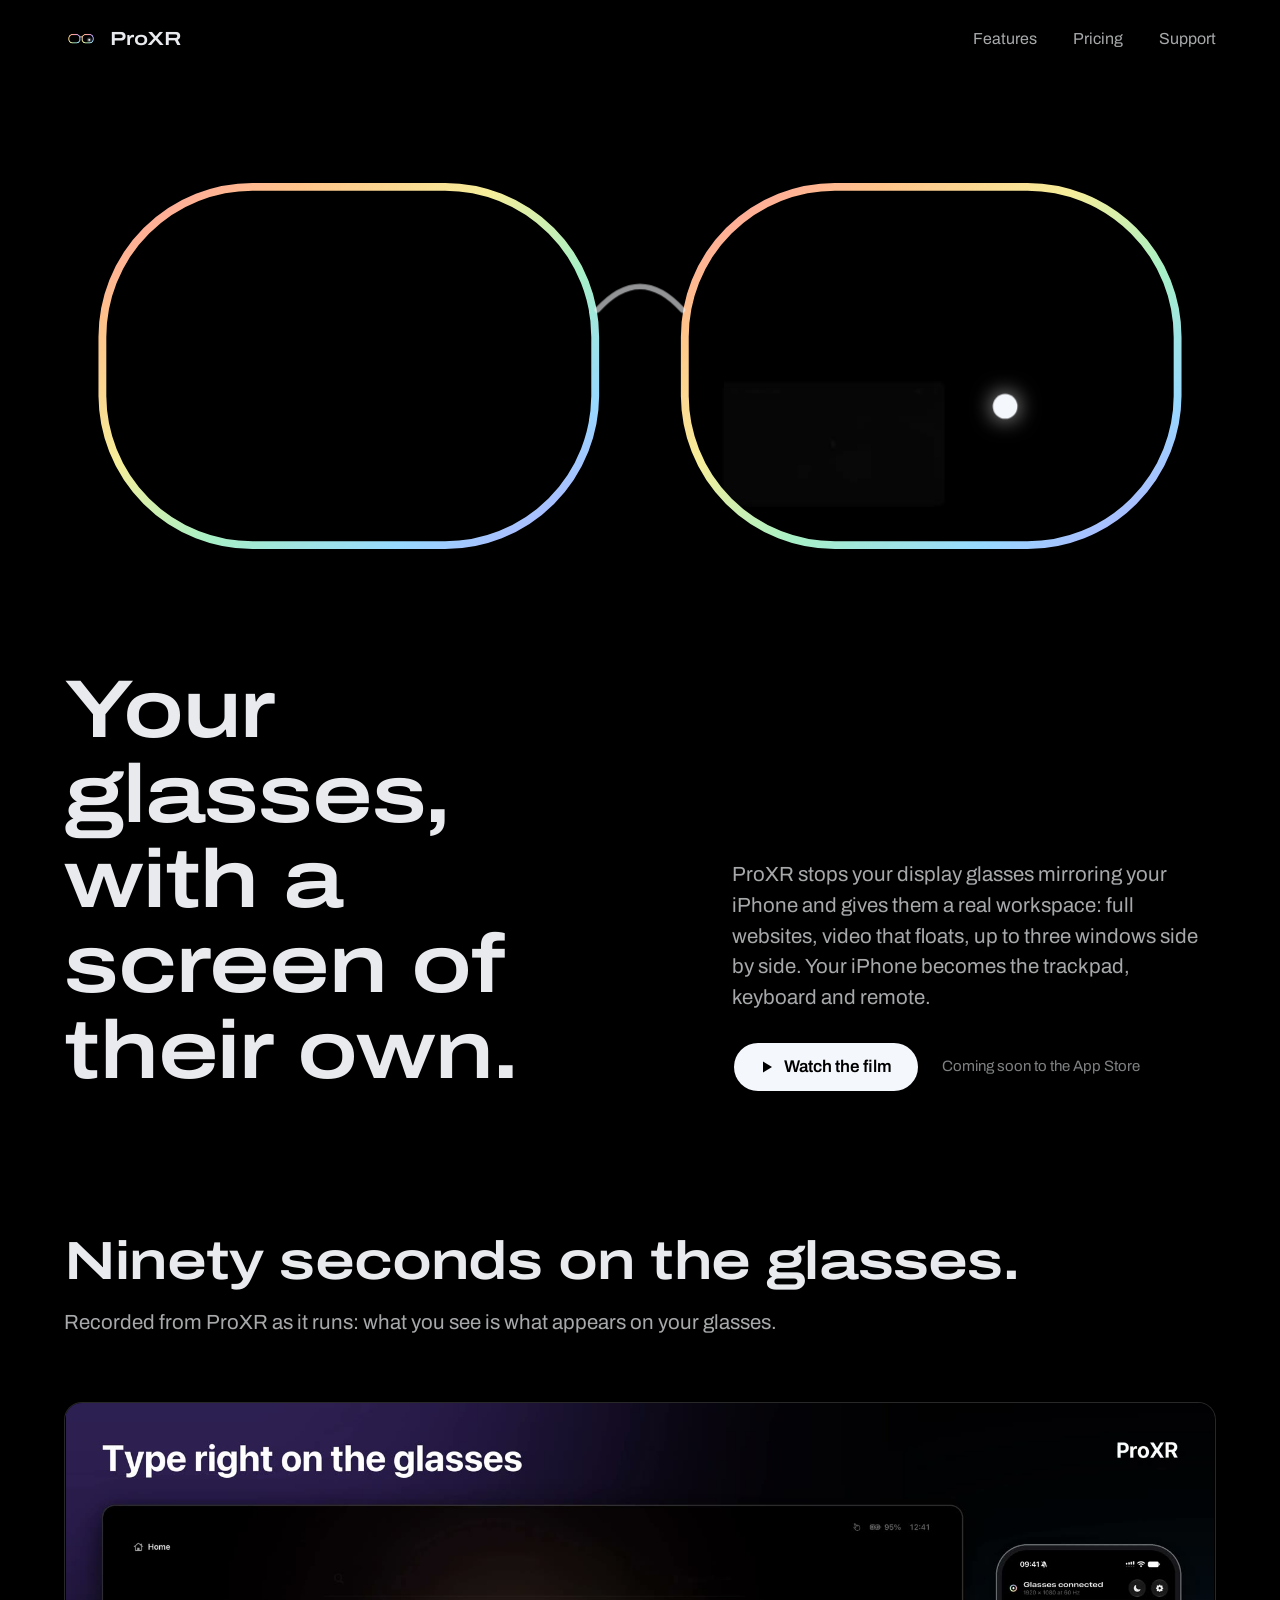
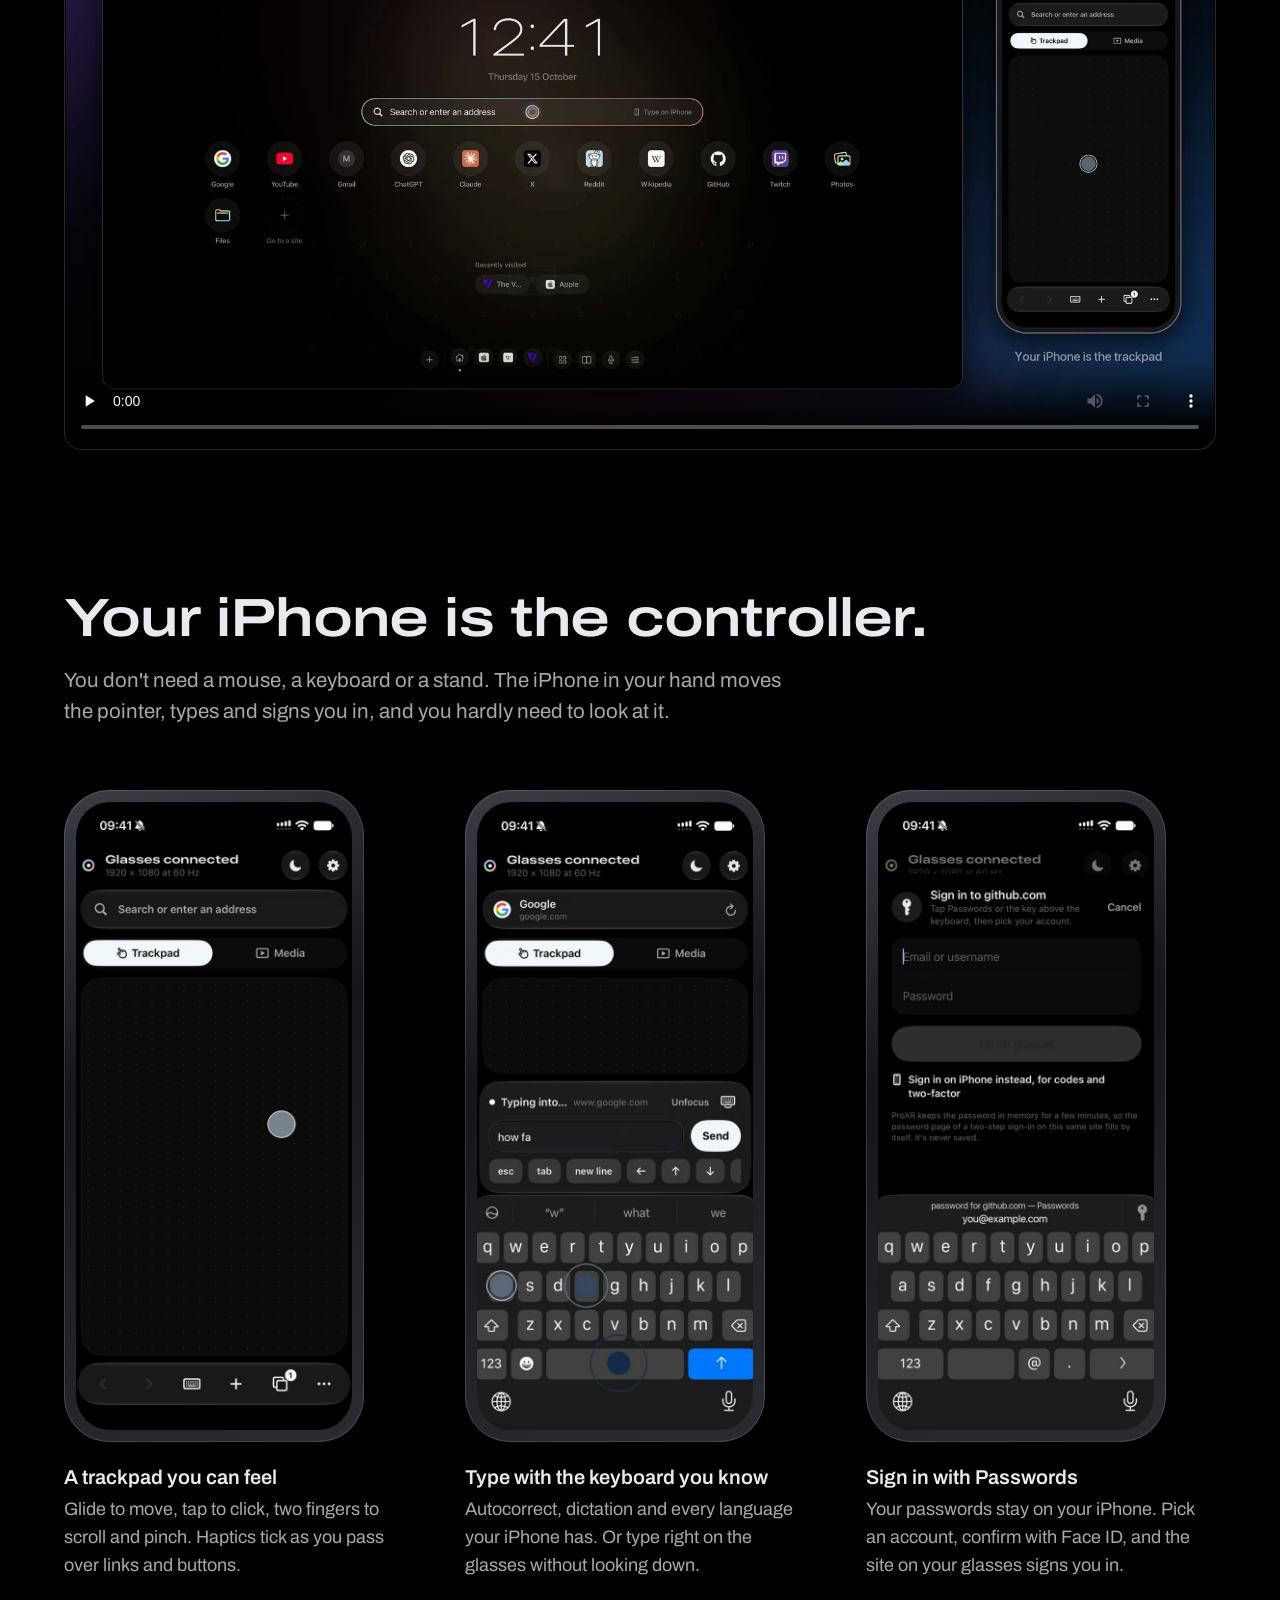
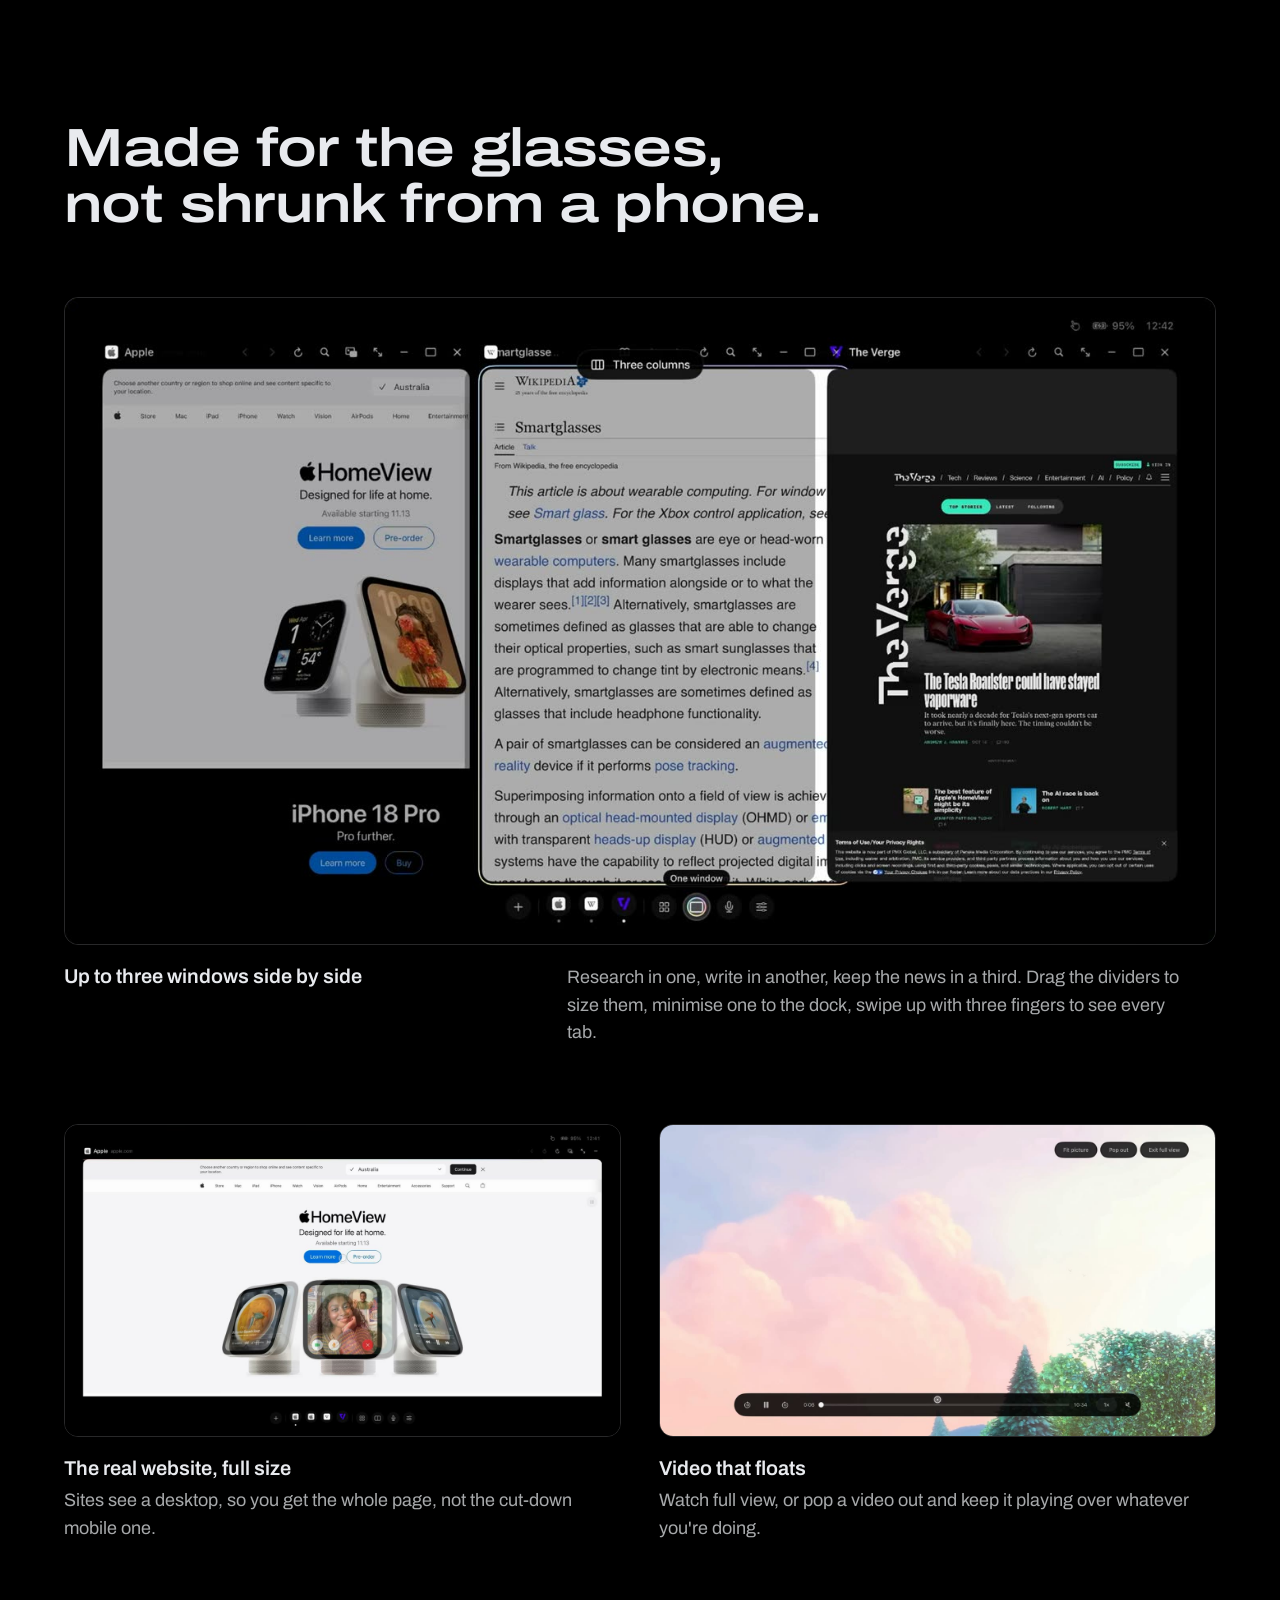
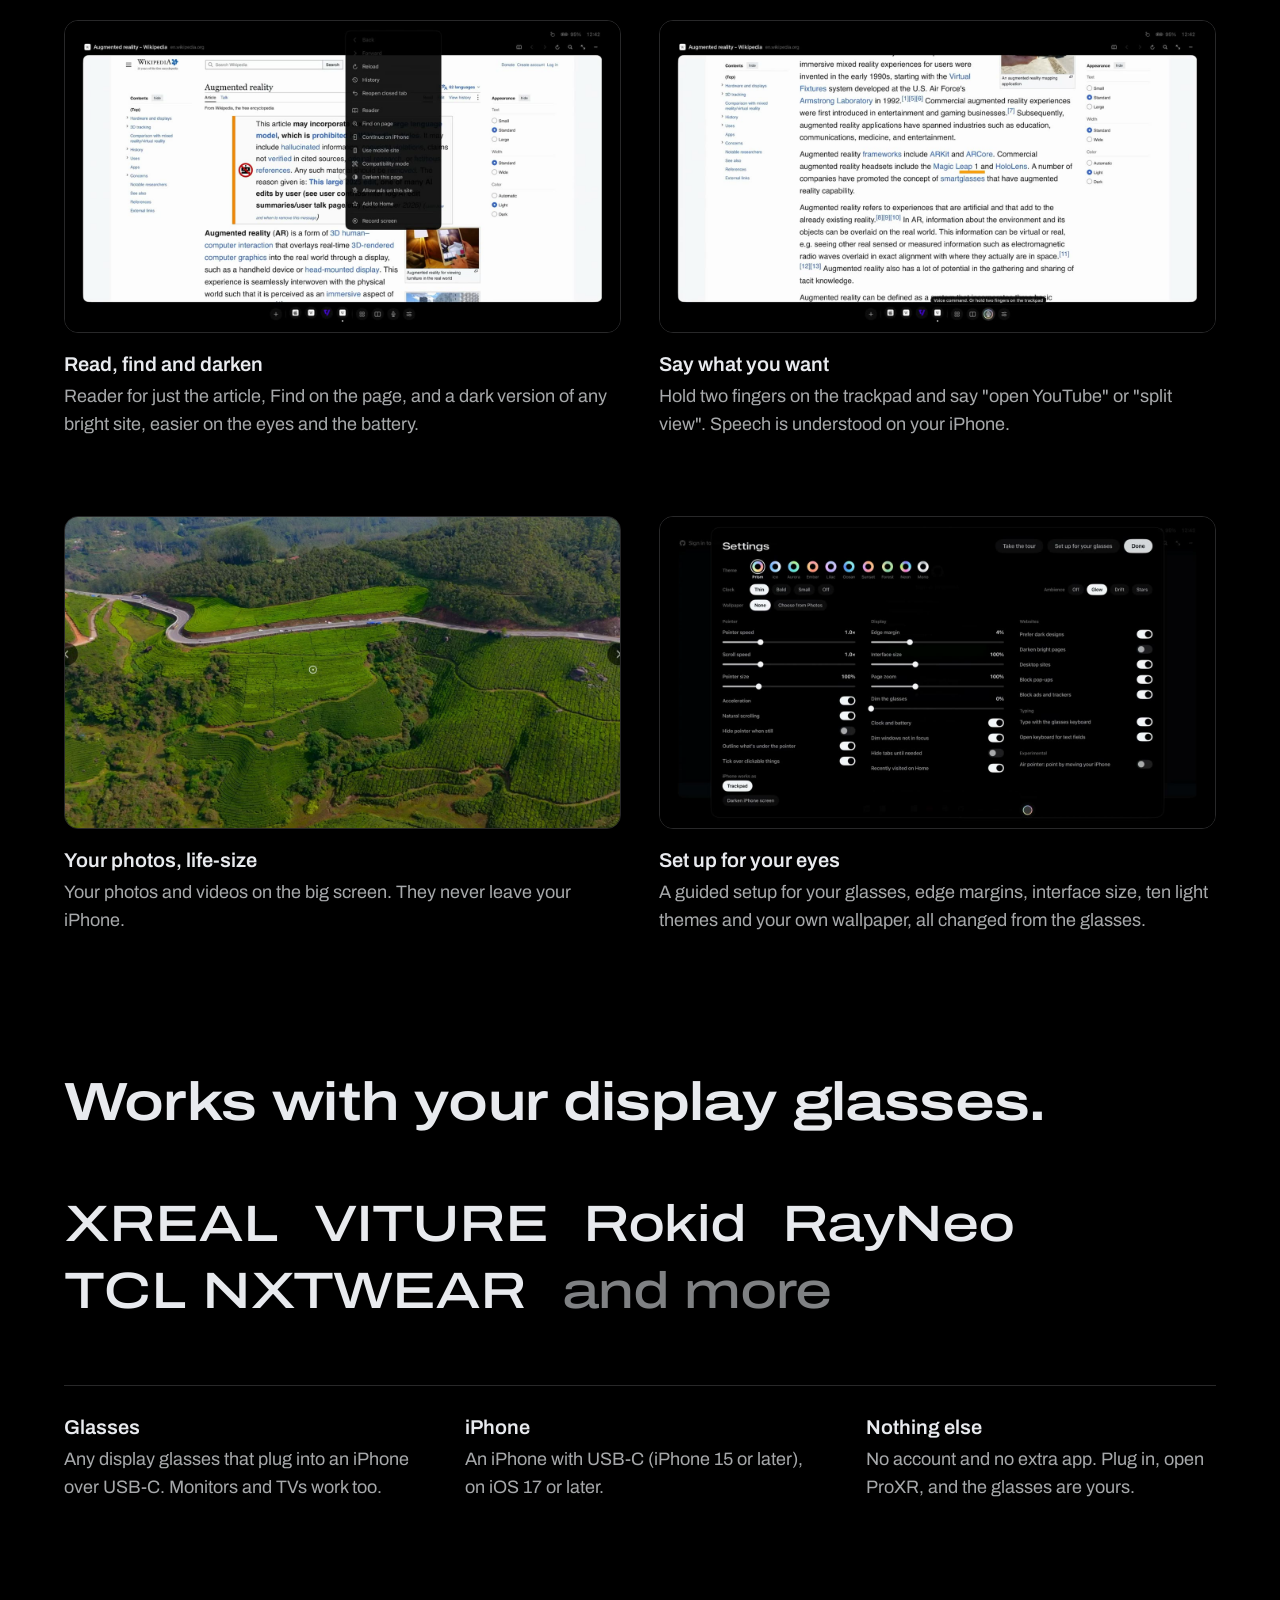
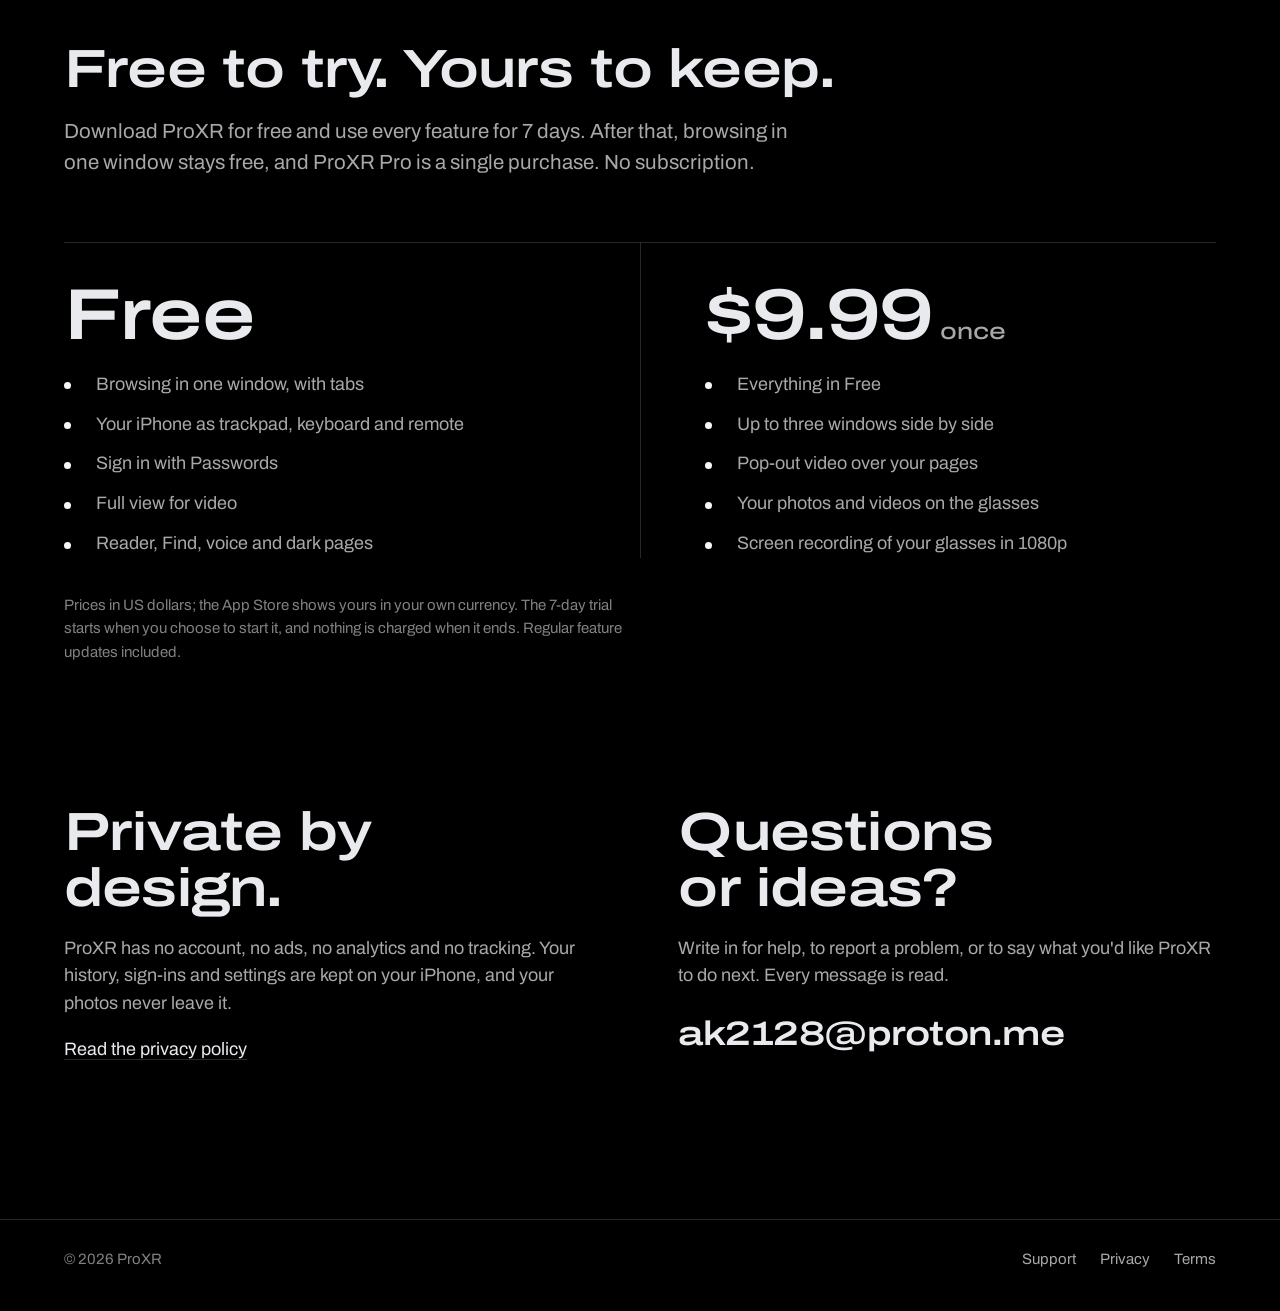
<file: index.html>
<!doctype html>
<html lang="en">
<head>
  <meta charset="utf-8">
  <meta name="viewport" content="width=device-width, initial-scale=1">
  <title>ProXR: a screen of their own for your display glasses</title>
  <meta name="description" content="ProXR turns display glasses into a workspace: real websites, video that floats, up to three windows side by side, with your iPhone as the trackpad and keyboard.">
  <meta name="theme-color" content="#000000">
  <meta property="og:title" content="ProXR">
  <meta property="og:description" content="Your glasses, with a screen of their own. Browse, watch and work on display glasses, with your iPhone as the trackpad.">
  <meta property="og:image" content="https://adityak2128.github.io/proxr-site/assets/film-poster.jpg">
  <meta property="og:type" content="website">
  <meta name="twitter:card" content="summary_large_image">
  <link rel="icon" href="assets/icon.png">
  <link rel="apple-touch-icon" href="assets/icon.png">
  <link rel="preconnect" href="https://fonts.googleapis.com">
  <link rel="preconnect" href="https://fonts.gstatic.com" crossorigin>
  <link href="https://fonts.googleapis.com/css2?family=Archivo:wdth,wght@62..125,100..900&display=swap" rel="stylesheet">
  <link rel="stylesheet" href="assets/site.css">
</head>
<body>
  <a class="skip" href="#main">Skip to content</a>

  <div class="wrap">
    <nav class="nav" aria-label="Main">
      <a class="brand" href="./"><img src="assets/icon.png" alt="" width="34" height="34">ProXR</a>
      <ul>
        <li class="optional"><a href="#features">Features</a></li>
        <li><a href="#pricing">Pricing</a></li>
        <li><a href="support.html">Support</a></li>
      </ul>
    </nav>
  </div>

  <main id="main">
    <section class="hero" aria-labelledby="hero-title">
      <div class="wrap">
        <div class="lenses">
          <img class="poster" src="assets/lens-poster.jpg" alt="">
          <video id="lens-video" autoplay muted loop playsinline preload="auto" poster="assets/lens-poster.jpg" aria-hidden="true">
            <source src="assets/lens-loop.mp4" type="video/mp4">
          </video>
          <svg class="rims" viewBox="0 0 1000 400" aria-hidden="true">
            <defs>
              <linearGradient id="prism-stroke" x1="0" y1="0" x2="1" y2="1">
                <stop offset="0" stop-color="#ff9aa2"/>
                <stop offset="0.2" stop-color="#ffc48a"/>
                <stop offset="0.4" stop-color="#f6ee9a"/>
                <stop offset="0.6" stop-color="#a8f0c6"/>
                <stop offset="0.8" stop-color="#97d9ff"/>
                <stop offset="1" stop-color="#b9a6ff"/>
              </linearGradient>
              <clipPath id="lens-clip" clipPathUnits="objectBoundingBox">
                <rect x="0.02" y="0.1" width="0.44" height="0.8" rx="0.134" ry="0.335"/>
                <rect x="0.54" y="0.1" width="0.44" height="0.8" rx="0.134" ry="0.335"/>
              </clipPath>
            </defs>
            <rect class="rim" pathLength="1" x="20" y="40" width="440" height="320" rx="134"/>
            <rect class="rim" pathLength="1" x="540" y="40" width="440" height="320" rx="134"/>
            <path class="bridge" d="M462 150 Q500 108 538 150"/>
            <circle class="dot" cx="826" cy="236" r="11"/>
          </svg>
        </div>

        <div class="hero-copy">
          <h1 id="hero-title" class="display">Your glasses, with a screen of their own.</h1>
          <div>
            <p class="lede">ProXR stops your display glasses mirroring your iPhone and gives them a real workspace: full websites, video that floats, up to three windows side by side. Your iPhone becomes the trackpad, keyboard and remote.</p>
            <div class="actions">
              <a class="button" href="#film">
                <svg viewBox="0 0 14 14" aria-hidden="true"><path d="M3 1.5v11l9-5.5z" fill="currentColor"/></svg>
                Watch the film
              </a>
              <span class="store-note">Coming soon to the App Store</span>
            </div>
          </div>
        </div>
      </div>
    </section>

    <section id="film" class="film" aria-labelledby="film-title">
      <div class="wrap">
        <header>
          <h2 id="film-title" class="display">Ninety seconds on the glasses.</h2>
          <p class="lede">Recorded from ProXR as it runs: what you see is what appears on your glasses.</p>
        </header>
        <video controls preload="none" playsinline poster="assets/film-poster.jpg">
          <source src="assets/proxr-film.mp4" type="video/mp4">
          Your browser can't play this video. <a href="assets/proxr-film.mp4">Download the film</a>.
        </video>
      </div>
    </section>

    <section id="iphone" aria-labelledby="iphone-title">
      <div class="wrap">
        <header>
          <h2 id="iphone-title" class="display">Your iPhone is the controller.</h2>
          <p class="lede">You don't need a mouse, a keyboard or a stand. The iPhone in your hand moves the pointer, types and signs you in, and you hardly need to look at it.</p>
        </header>
        <div class="phones">
          <figure>
            <div class="device"><img src="assets/phone-trackpad.jpg" alt="The iPhone as a trackpad, with glasses connected at 1920 by 1080." loading="lazy"></div>
            <figcaption>
              <h3>A trackpad you can feel</h3>
              <p class="quiet">Glide to move, tap to click, two fingers to scroll and pinch. Haptics tick as you pass over links and buttons.</p>
            </figcaption>
          </figure>
          <figure>
            <div class="device"><img src="assets/phone-typing.jpg" alt="Typing into a search box on the glasses with the iPhone's keyboard." loading="lazy"></div>
            <figcaption>
              <h3>Type with the keyboard you know</h3>
              <p class="quiet">Autocorrect, dictation and every language your iPhone has. Or type right on the glasses without looking down.</p>
            </figcaption>
          </figure>
          <figure>
            <div class="device"><img src="assets/phone-login.jpg" alt="Signing in to a website with a password from iPhone Passwords." loading="lazy"></div>
            <figcaption>
              <h3>Sign in with Passwords</h3>
              <p class="quiet">Your passwords stay on your iPhone. Pick an account, confirm with Face ID, and the site on your glasses signs you in.</p>
            </figcaption>
          </figure>
        </div>
      </div>
    </section>

    <section id="features" aria-labelledby="features-title">
      <div class="wrap">
        <header>
          <h2 id="features-title" class="display">Made for the glasses, not shrunk from a phone.</h2>
        </header>
        <div class="shots">
          <figure class="wide">
            <img src="assets/windows.jpg" alt="Three windows side by side on the glasses: Apple, Wikipedia and The Verge." loading="lazy">
            <figcaption>
              <h3>Up to three windows side by side</h3>
              <p class="quiet">Research in one, write in another, keep the news in a third. Drag the dividers to size them, minimise one to the dock, swipe up with three fingers to see every tab.</p>
            </figcaption>
          </figure>
          <figure>
            <img src="assets/desktop.jpg" alt="Apple's website at full desktop size on the glasses." loading="lazy">
            <figcaption>
              <h3>The real website, full size</h3>
              <p class="quiet">Sites see a desktop, so you get the whole page, not the cut-down mobile one.</p>
            </figcaption>
          </figure>
          <figure>
            <img src="assets/popout.jpg" alt="A video popped out in a floating window over a web page." loading="lazy">
            <figcaption>
              <h3>Video that floats</h3>
              <p class="quiet">Watch full view, or pop a video out and keep it playing over whatever you're doing.</p>
            </figcaption>
          </figure>
          <figure>
            <img src="assets/reader.jpg" alt="A Wikipedia article with the menu open on the glasses." loading="lazy">
            <figcaption>
              <h3>Read, find and darken</h3>
              <p class="quiet">Reader for just the article, Find on the page, and a dark version of any bright site, easier on the eyes and the battery.</p>
            </figcaption>
          </figure>
          <figure>
            <img src="assets/voice.jpg" alt="A voice command on the glasses opening YouTube in a new tab." loading="lazy">
            <figcaption>
              <h3>Say what you want</h3>
              <p class="quiet">Hold two fingers on the trackpad and say "open YouTube" or "split view". Speech is understood on your iPhone.</p>
            </figcaption>
          </figure>
          <figure>
            <img src="assets/photos.jpg" alt="A landscape photo from the iPhone's library, shown large on the glasses." loading="lazy">
            <figcaption>
              <h3>Your photos, life-size</h3>
              <p class="quiet">Your photos and videos on the big screen. They never leave your iPhone.</p>
            </figcaption>
          </figure>
          <figure>
            <img src="assets/settings.jpg" alt="ProXR's settings on the glasses: themes, pointer, display and websites." loading="lazy">
            <figcaption>
              <h3>Set up for your eyes</h3>
              <p class="quiet">A guided setup for your glasses, edge margins, interface size, ten light themes and your own wallpaper, all changed from the glasses.</p>
            </figcaption>
          </figure>
        </div>
      </div>
    </section>

    <section id="glasses" aria-labelledby="glasses-title">
      <div class="wrap">
        <header>
          <h2 id="glasses-title" class="display">Works with your display glasses.</h2>
        </header>
        <ul class="brands" aria-label="Glasses ProXR works with">
          <li>XREAL</li>
          <li>VITURE</li>
          <li>Rokid</li>
          <li>RayNeo</li>
          <li>TCL NXTWEAR</li>
          <li>and more</li>
        </ul>
        <div class="needs">
          <div>
            <h3>Glasses</h3>
            <p class="quiet">Any display glasses that plug into an iPhone over USB-C. Monitors and TVs work too.</p>
          </div>
          <div>
            <h3>iPhone</h3>
            <p class="quiet">An iPhone with USB-C (iPhone 15 or later), on iOS 17 or later.</p>
          </div>
          <div>
            <h3>Nothing else</h3>
            <p class="quiet">No account and no extra app. Plug in, open ProXR, and the glasses are yours.</p>
          </div>
        </div>
      </div>
    </section>

    <section id="pricing" aria-labelledby="pricing-title">
      <div class="wrap">
        <header>
          <h2 id="pricing-title" class="display">Free to try. Yours to keep.</h2>
          <p class="lede">Download ProXR for free and use every feature for 7 days. After that, browsing in one window stays free, and ProXR Pro is a single purchase. No subscription.</p>
        </header>
        <div class="plans">
          <div class="plan">
            <div class="price">Free</div>
            <ul>
              <li>Browsing in one window, with tabs</li>
              <li>Your iPhone as trackpad, keyboard and remote</li>
              <li>Sign in with Passwords</li>
              <li>Full view for video</li>
              <li>Reader, Find, voice and dark pages</li>
            </ul>
          </div>
          <div class="plan">
            <div class="price">$9.99<small>once</small></div>
            <ul>
              <li>Everything in Free</li>
              <li>Up to three windows side by side</li>
              <li>Pop-out video over your pages</li>
              <li>Your photos and videos on the glasses</li>
              <li>Screen recording of your glasses in 1080p</li>
            </ul>
          </div>
        </div>
        <p class="small trial-note">Prices in US dollars; the App Store shows yours in your own currency. The 7-day trial starts when you choose to start it, and nothing is charged when it ends. Regular feature updates included.</p>
      </div>
    </section>

    <section id="contact" aria-labelledby="contact-title">
      <div class="wrap split">
        <div>
          <h2 class="display">Private by design.</h2>
          <p class="quiet">ProXR has no account, no ads, no analytics and no tracking. Your history, sign-ins and settings are kept on your iPhone, and your photos never leave it.</p>
          <p><a class="text-link" href="privacy.html">Read the privacy policy</a></p>
        </div>
        <div>
          <h2 id="contact-title" class="display">Questions or ideas?</h2>
          <p class="quiet">Write in for help, to report a problem, or to say what you'd like ProXR to do next. Every message is read.</p>
          <a class="mail" href="mailto:ak2128@proton.me?subject=ProXR">ak2128@proton.me</a>
        </div>
      </div>
    </section>
  </main>

  <footer>
    <div class="wrap">
      <span>© 2026 ProXR</span>
      <nav aria-label="Footer">
        <a href="support.html">Support</a>
        <a href="privacy.html">Privacy</a>
        <a href="terms.html">Terms</a>
      </nav>
    </div>
  </footer>

  <script>
    // With reduced motion, the lenses show a still picture instead of the loop.
    (function () {
      var video = document.getElementById("lens-video");
      if (!video) return;
      var still = window.matchMedia("(prefers-reduced-motion: reduce)");
      function apply() {
        if (still.matches) { video.pause(); video.removeAttribute("autoplay"); }
        else { var p = video.play(); if (p && p.catch) p.catch(function () {}); }
      }
      apply();
      if (still.addEventListener) still.addEventListener("change", apply);
    })();
  </script>
</body>
</html>
</file>
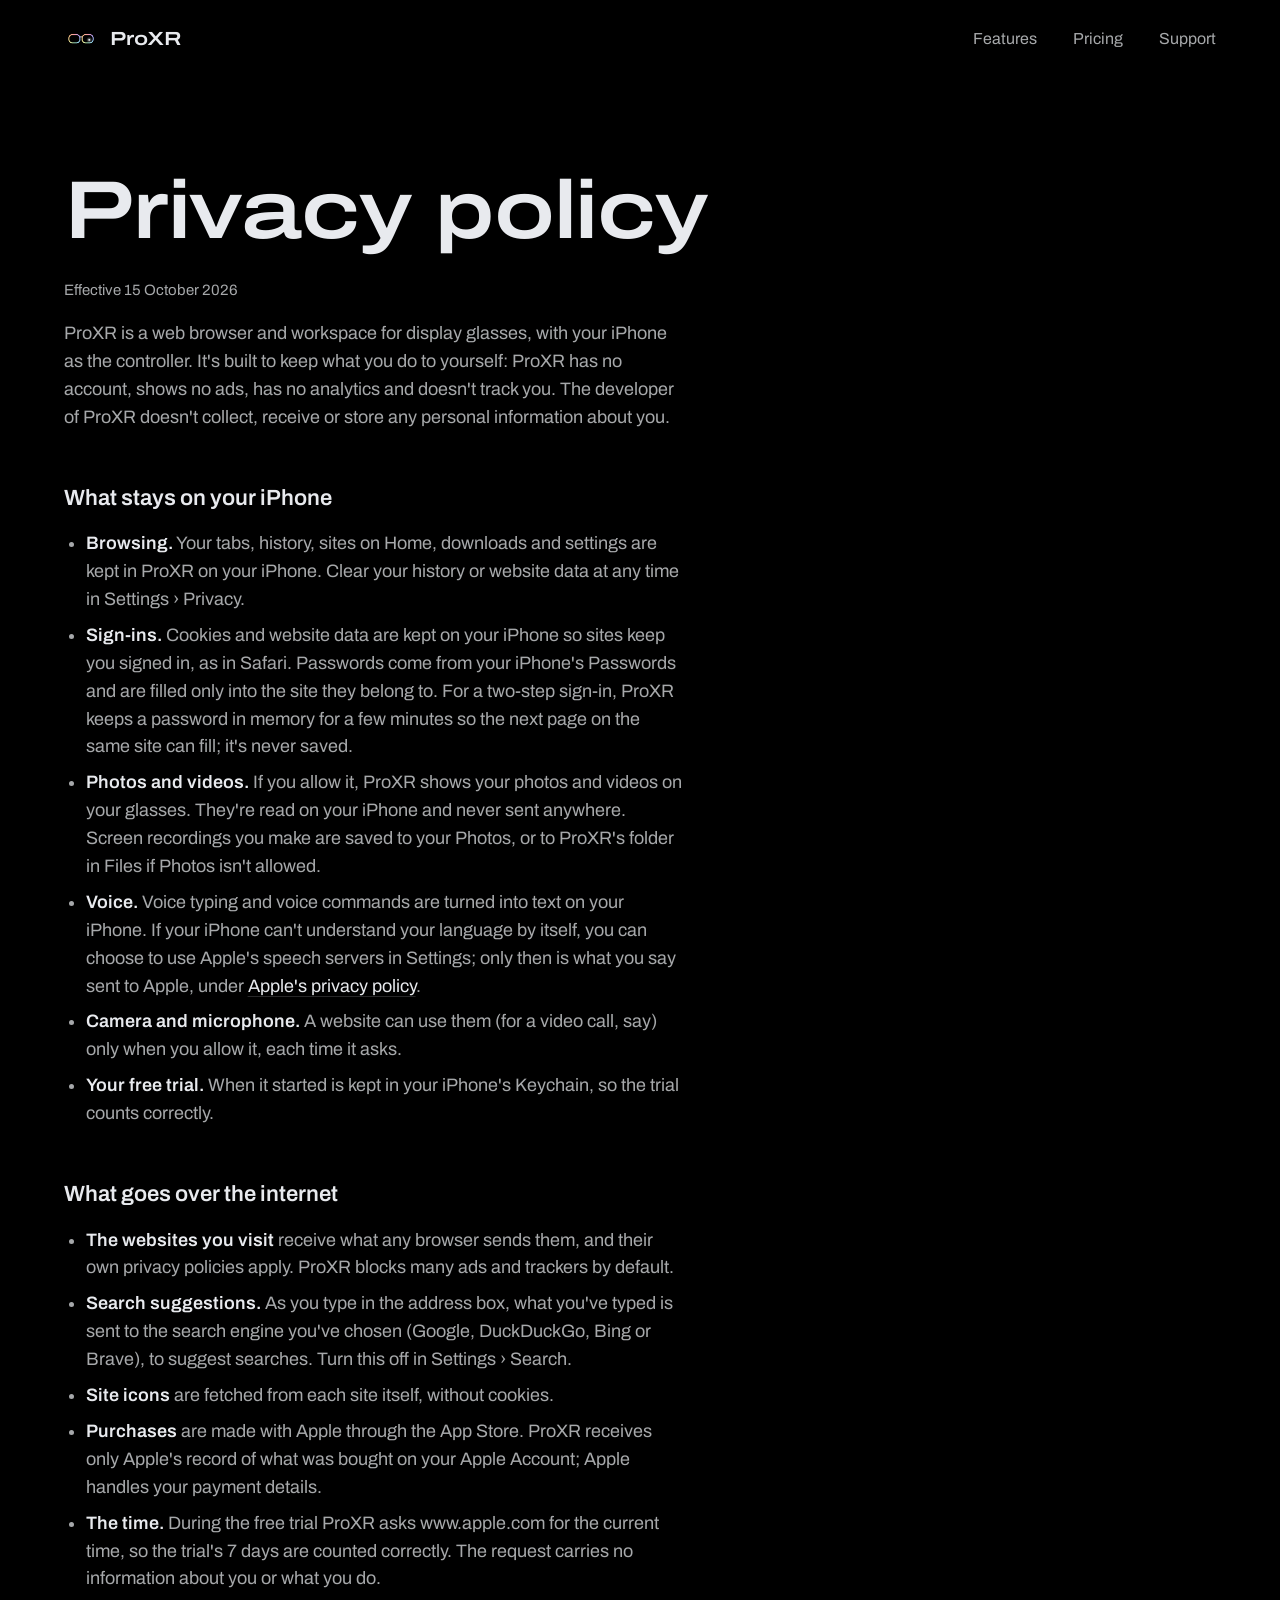
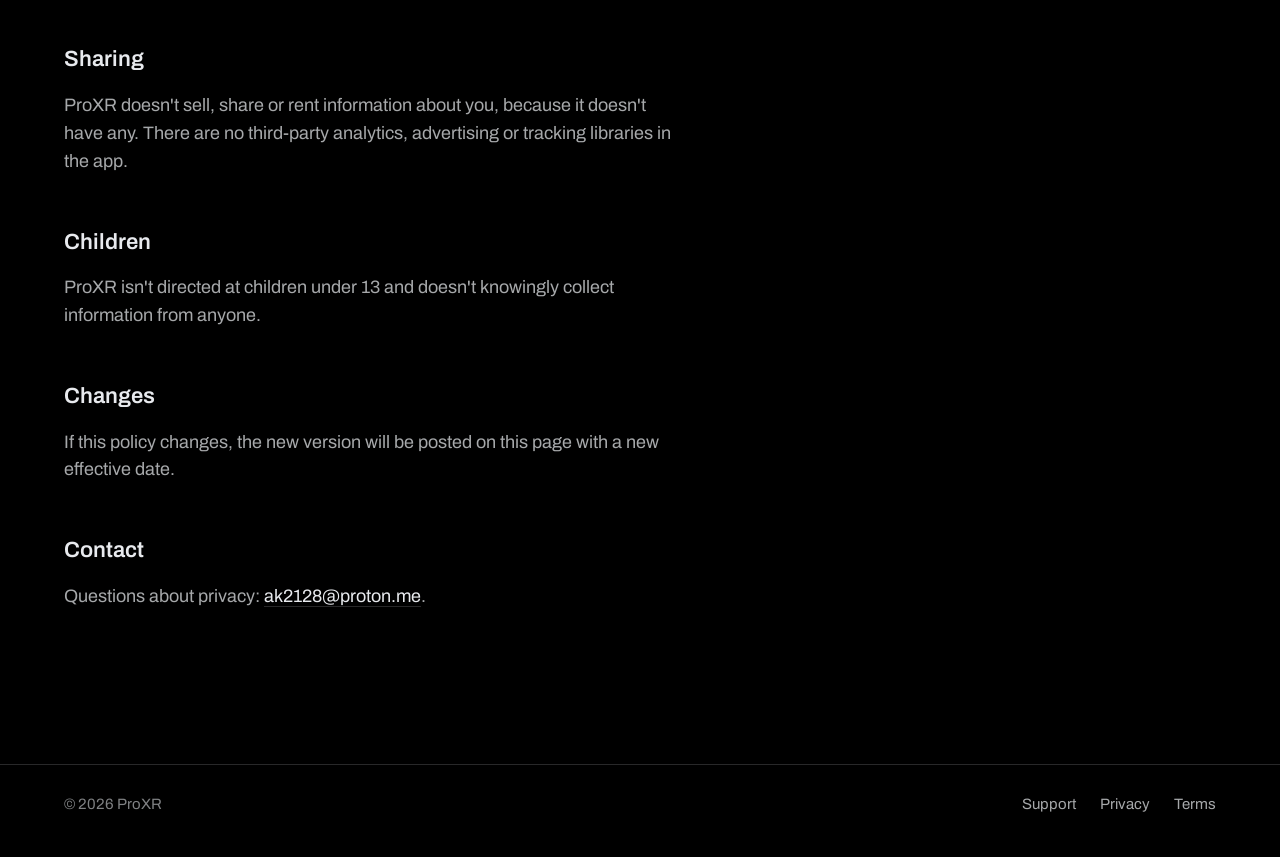
<file: privacy.html>
<!doctype html>
<html lang="en">
<head>
  <meta charset="utf-8">
  <meta name="viewport" content="width=device-width, initial-scale=1">
  <title>Privacy policy · ProXR</title>
  <meta name="description" content="ProXR has no account, no ads, no analytics and no tracking. What stays on your iPhone and what goes over the internet.">
  <meta name="theme-color" content="#000000">
  <link rel="icon" href="assets/icon.png">
  <link rel="apple-touch-icon" href="assets/icon.png">
  <link rel="preconnect" href="https://fonts.googleapis.com">
  <link rel="preconnect" href="https://fonts.gstatic.com" crossorigin>
  <link href="https://fonts.googleapis.com/css2?family=Archivo:wdth,wght@62..125,100..900&display=swap" rel="stylesheet">
  <link rel="stylesheet" href="assets/site.css">
</head>
<body>
  <a class="skip" href="#main">Skip to content</a>
  <div class="wrap">
    <nav class="nav" aria-label="Main">
      <a class="brand" href="./"><img src="assets/icon.png" alt="" width="34" height="34">ProXR</a>
      <ul>
        <li class="optional"><a href="./#features">Features</a></li>
        <li><a href="./#pricing">Pricing</a></li>
        <li><a href="support.html">Support</a></li>
      </ul>
    </nav>
  </div>
  <main id="main" class="doc">
    <div class="wrap">
      <article>
        <h1 class="display">Privacy policy</h1>
        <p class="small">Effective 15 October 2026</p>
        <p>ProXR is a web browser and workspace for display glasses, with your iPhone as the controller. It's built to keep what you do to yourself: ProXR has no account, shows no ads, has no analytics and doesn't track you. The developer of ProXR doesn't collect, receive or store any personal information about you.</p>

        <h2>What stays on your iPhone</h2>
        <ul>
          <li><strong>Browsing.</strong> Your tabs, history, sites on Home, downloads and settings are kept in ProXR on your iPhone. Clear your history or website data at any time in Settings › Privacy.</li>
          <li><strong>Sign-ins.</strong> Cookies and website data are kept on your iPhone so sites keep you signed in, as in Safari. Passwords come from your iPhone's Passwords and are filled only into the site they belong to. For a two-step sign-in, ProXR keeps a password in memory for a few minutes so the next page on the same site can fill; it's never saved.</li>
          <li><strong>Photos and videos.</strong> If you allow it, ProXR shows your photos and videos on your glasses. They're read on your iPhone and never sent anywhere. Screen recordings you make are saved to your Photos, or to ProXR's folder in Files if Photos isn't allowed.</li>
          <li><strong>Voice.</strong> Voice typing and voice commands are turned into text on your iPhone. If your iPhone can't understand your language by itself, you can choose to use Apple's speech servers in Settings; only then is what you say sent to Apple, under <a class="text-link" href="https://www.apple.com/legal/privacy/">Apple's privacy policy</a>.</li>
          <li><strong>Camera and microphone.</strong> A website can use them (for a video call, say) only when you allow it, each time it asks.</li>
          <li><strong>Your free trial.</strong> When it started is kept in your iPhone's Keychain, so the trial counts correctly.</li>
        </ul>

        <h2>What goes over the internet</h2>
        <ul>
          <li><strong>The websites you visit</strong> receive what any browser sends them, and their own privacy policies apply. ProXR blocks many ads and trackers by default.</li>
          <li><strong>Search suggestions.</strong> As you type in the address box, what you've typed is sent to the search engine you've chosen (Google, DuckDuckGo, Bing or Brave), to suggest searches. Turn this off in Settings › Search.</li>
          <li><strong>Site icons</strong> are fetched from each site itself, without cookies.</li>
          <li><strong>Purchases</strong> are made with Apple through the App Store. ProXR receives only Apple's record of what was bought on your Apple Account; Apple handles your payment details.</li>
          <li><strong>The time.</strong> During the free trial ProXR asks www.apple.com for the current time, so the trial's 7 days are counted correctly. The request carries no information about you or what you do.</li>
        </ul>

        <h2>Sharing</h2>
        <p>ProXR doesn't sell, share or rent information about you, because it doesn't have any. There are no third-party analytics, advertising or tracking libraries in the app.</p>

        <h2>Children</h2>
        <p>ProXR isn't directed at children under 13 and doesn't knowingly collect information from anyone.</p>

        <h2>Changes</h2>
        <p>If this policy changes, the new version will be posted on this page with a new effective date.</p>

        <h2>Contact</h2>
        <p>Questions about privacy: <a class="text-link" href="mailto:ak2128@proton.me?subject=ProXR">ak2128@proton.me</a>.</p>
      </article>
    </div>
  </main>
  <footer>
    <div class="wrap">
      <span>© 2026 ProXR</span>
      <nav aria-label="Footer">
        <a href="support.html">Support</a>
        <a href="privacy.html">Privacy</a>
        <a href="terms.html">Terms</a>
      </nav>
    </div>
  </footer>
</body>
</html>
</file>
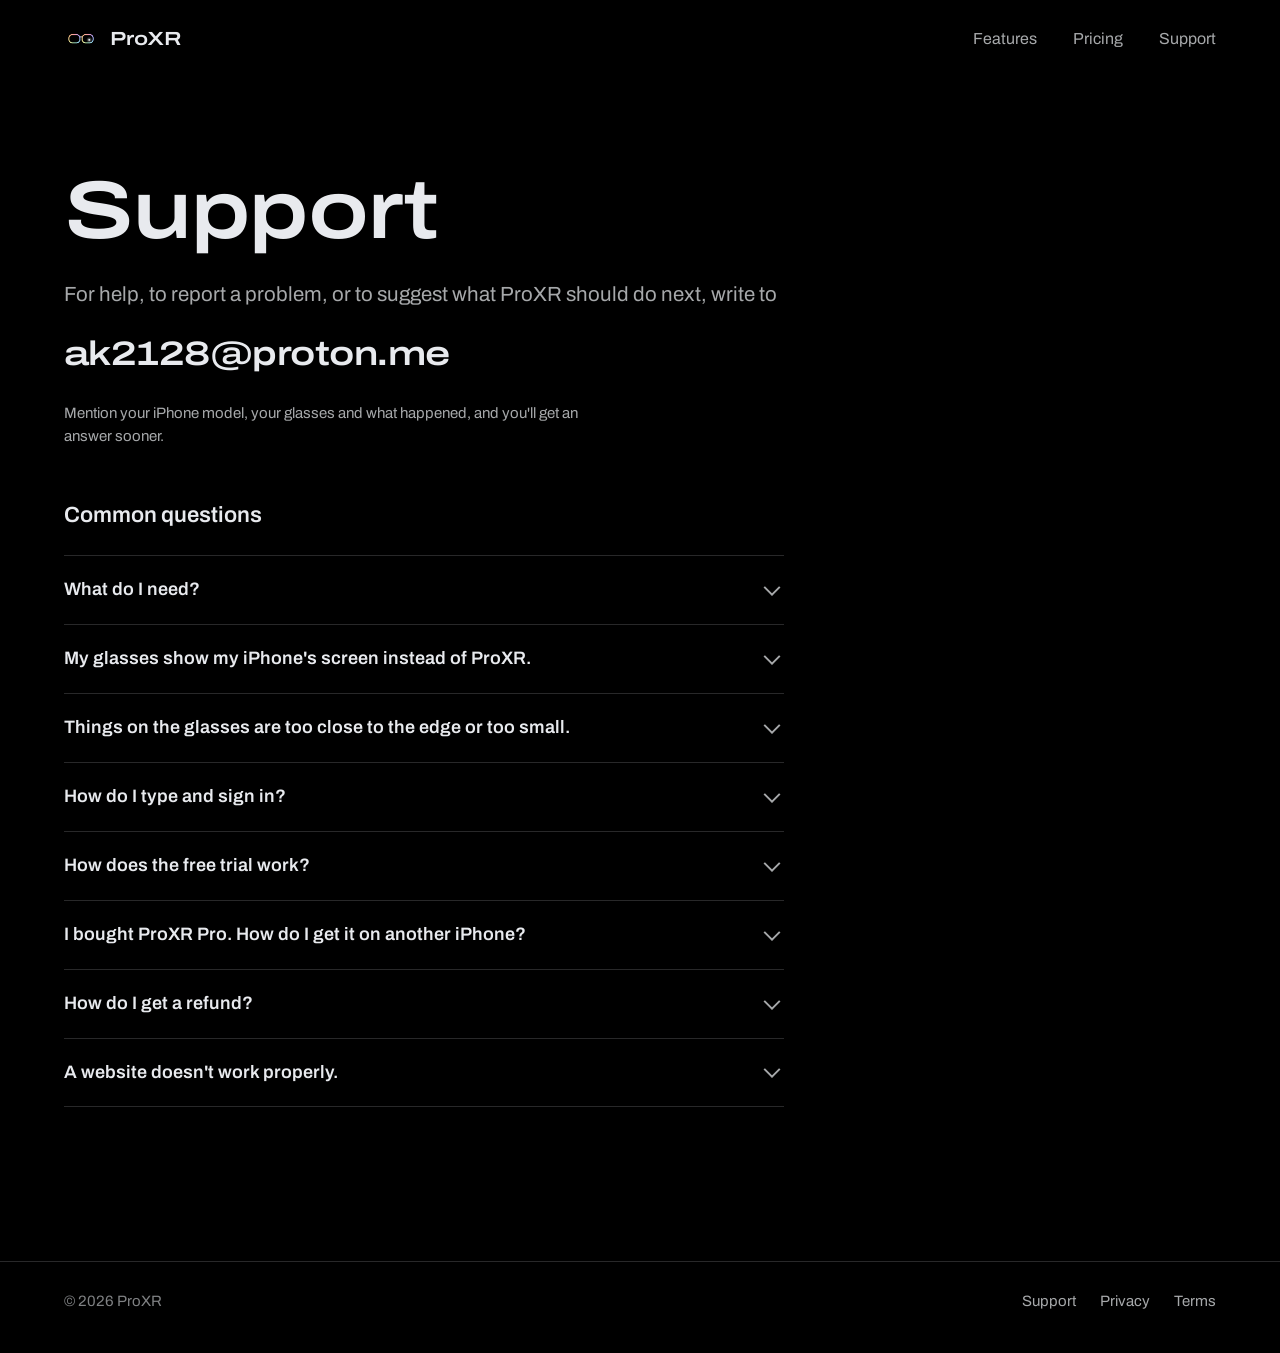
<file: support.html>
<!doctype html>
<html lang="en">
<head>
  <meta charset="utf-8">
  <meta name="viewport" content="width=device-width, initial-scale=1">
  <title>Support · ProXR</title>
  <meta name="description" content="Help with ProXR, and how to get in touch.">
  <meta name="theme-color" content="#000000">
  <link rel="icon" href="assets/icon.png">
  <link rel="apple-touch-icon" href="assets/icon.png">
  <link rel="preconnect" href="https://fonts.googleapis.com">
  <link rel="preconnect" href="https://fonts.gstatic.com" crossorigin>
  <link href="https://fonts.googleapis.com/css2?family=Archivo:wdth,wght@62..125,100..900&display=swap" rel="stylesheet">
  <link rel="stylesheet" href="assets/site.css">
</head>
<body>
  <a class="skip" href="#main">Skip to content</a>
  <div class="wrap">
    <nav class="nav" aria-label="Main">
      <a class="brand" href="./"><img src="assets/icon.png" alt="" width="34" height="34">ProXR</a>
      <ul>
        <li class="optional"><a href="./#features">Features</a></li>
        <li><a href="./#pricing">Pricing</a></li>
        <li><a href="support.html" aria-current="page">Support</a></li>
      </ul>
    </nav>
  </div>
  <main id="main" class="doc">
    <div class="wrap">
      <article>
        <h1 class="display">Support</h1>
        <p class="lede">For help, to report a problem, or to suggest what ProXR should do next, write to</p>
        <a class="mail" href="mailto:ak2128@proton.me?subject=ProXR%20support">ak2128@proton.me</a>
        <p class="small">Mention your iPhone model, your glasses and what happened, and you'll get an answer sooner.</p>

        <h2>Common questions</h2>
        <div class="faq">
          <details>
            <summary>What do I need?</summary>
            <div><p>An iPhone with USB-C (iPhone 15 or later) on iOS 17 or later, and display glasses that plug into it over USB-C, such as XREAL, VITURE, Rokid, RayNeo or TCL NXTWEAR. Monitors and TVs work too.</p></div>
          </details>
          <details>
            <summary>My glasses show my iPhone's screen instead of ProXR.</summary>
            <div><p>Keep ProXR open on your iPhone while you wear your glasses. If your iPhone locks or you switch to another app, the glasses go back to mirroring until you come back. To save battery without locking, use Blackout (the moon button): your iPhone's screen goes dark but keeps working as the trackpad.</p><p>If it still mirrors, unplug the glasses and plug them in again with ProXR open.</p></div>
          </details>
          <details>
            <summary>Things on the glasses are too close to the edge or too small.</summary>
            <div><p>Open Settings › Set up for your glasses, or change Edge margin and Interface size in Settings. Both can also be changed on the glasses: swipe down with three fingers.</p></div>
          </details>
          <details>
            <summary>How do I type and sign in?</summary>
            <div><p>Click a text field on the glasses and type with your iPhone's keyboard, or on the keyboard that appears on the glasses. To sign in, tap Passwords above the iPhone's keyboard and pick your account; ProXR fills it into the site on your glasses.</p></div>
          </details>
          <details>
            <summary>How does the free trial work?</summary>
            <div><p>ProXR is free to download. Start the 7-day free trial and every feature is yours for a week. When it ends, browsing in one window stays free, and more windows, pop-out video, Photos and screen recording need ProXR Pro, a one-time purchase. Nothing is charged automatically and there's no subscription.</p></div>
          </details>
          <details>
            <summary>I bought ProXR Pro. How do I get it on another iPhone?</summary>
            <div><p>Sign in with the same Apple Account, then open Settings › ProXR Pro › Restore purchases.</p></div>
          </details>
          <details>
            <summary>How do I get a refund?</summary>
            <div><p>Purchases are made through Apple, so refunds are too: go to <a class="text-link" href="https://reportaproblem.apple.com">reportaproblem.apple.com</a>, or write and we'll point you the right way.</p></div>
          </details>
          <details>
            <summary>A website doesn't work properly.</summary>
            <div><p>Open the site's menu on the glasses (two-finger tap) and choose Compatibility mode: the site then loads as it would in Safari. Please write and say which site it was, so it can be fixed.</p></div>
          </details>
        </div>
      </article>
    </div>
  </main>
  <footer>
    <div class="wrap">
      <span>© 2026 ProXR</span>
      <nav aria-label="Footer">
        <a href="support.html">Support</a>
        <a href="privacy.html">Privacy</a>
        <a href="terms.html">Terms</a>
      </nav>
    </div>
  </footer>
</body>
</html>
</file>
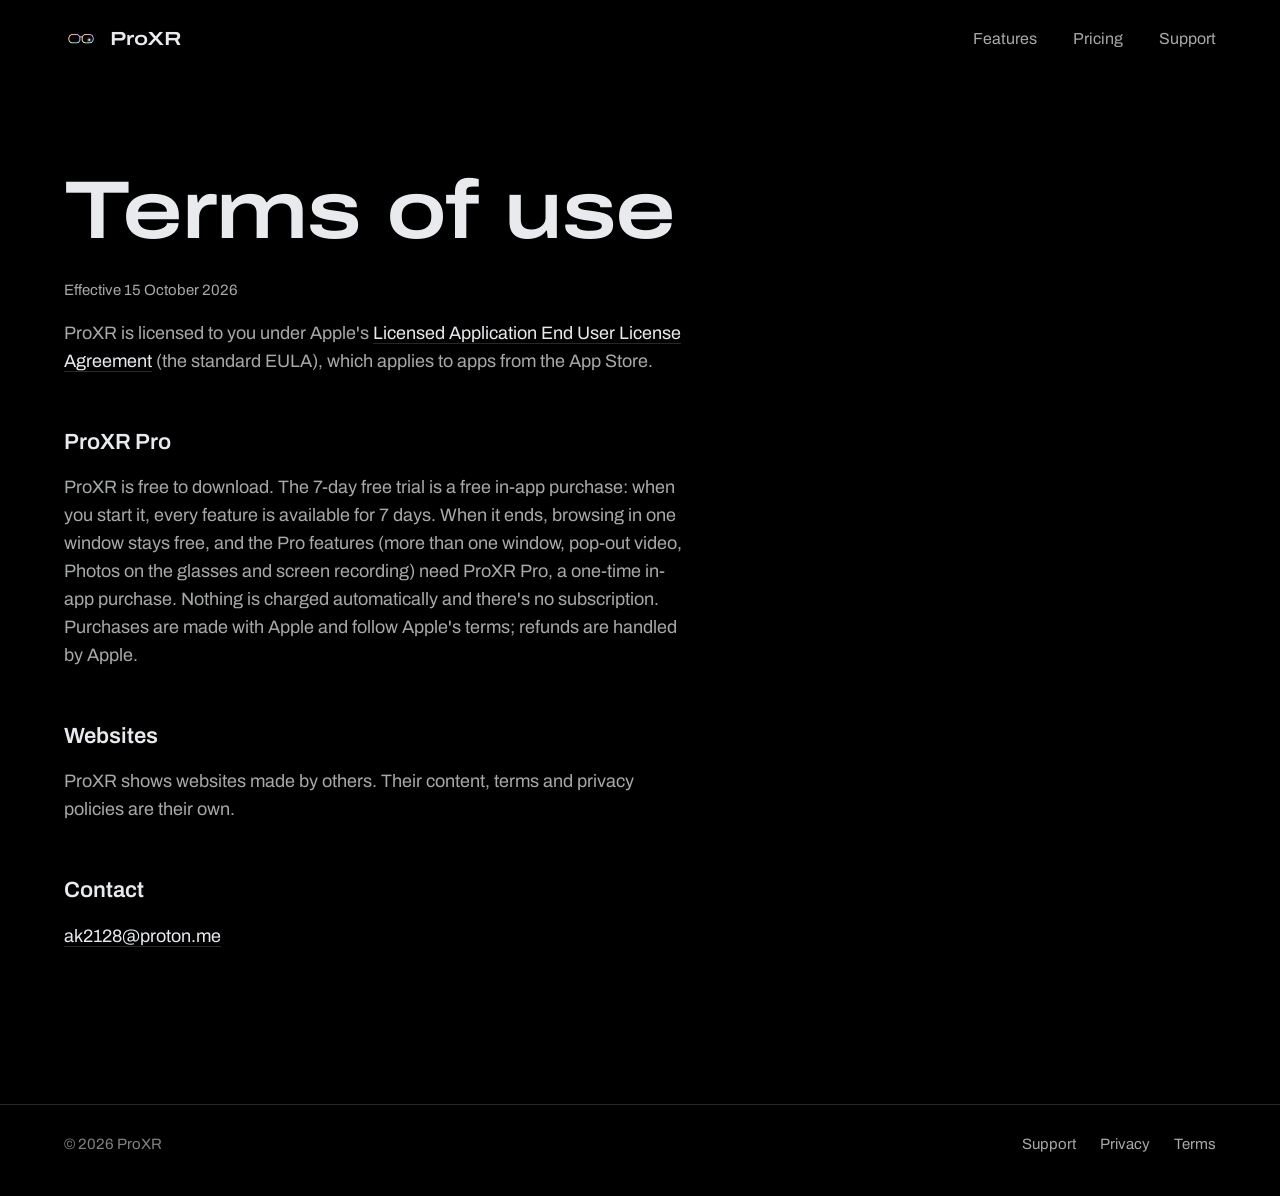
<file: terms.html>
<!doctype html>
<html lang="en">
<head>
  <meta charset="utf-8">
  <meta name="viewport" content="width=device-width, initial-scale=1">
  <title>Terms of use · ProXR</title>
  <meta name="description" content="ProXR's terms of use and ProXR Pro.">
  <meta name="theme-color" content="#000000">
  <link rel="icon" href="assets/icon.png">
  <link rel="apple-touch-icon" href="assets/icon.png">
  <link rel="preconnect" href="https://fonts.googleapis.com">
  <link rel="preconnect" href="https://fonts.gstatic.com" crossorigin>
  <link href="https://fonts.googleapis.com/css2?family=Archivo:wdth,wght@62..125,100..900&display=swap" rel="stylesheet">
  <link rel="stylesheet" href="assets/site.css">
</head>
<body>
  <a class="skip" href="#main">Skip to content</a>
  <div class="wrap">
    <nav class="nav" aria-label="Main">
      <a class="brand" href="./"><img src="assets/icon.png" alt="" width="34" height="34">ProXR</a>
      <ul>
        <li class="optional"><a href="./#features">Features</a></li>
        <li><a href="./#pricing">Pricing</a></li>
        <li><a href="support.html">Support</a></li>
      </ul>
    </nav>
  </div>
  <main id="main" class="doc">
    <div class="wrap">
      <article>
        <h1 class="display">Terms of use</h1>
        <p class="small">Effective 15 October 2026</p>
        <p>ProXR is licensed to you under Apple's <a class="text-link" href="https://www.apple.com/legal/internet-services/itunes/dev/stdeula/">Licensed Application End User License Agreement</a> (the standard EULA), which applies to apps from the App Store.</p>

        <h2>ProXR Pro</h2>
        <p>ProXR is free to download. The 7-day free trial is a free in-app purchase: when you start it, every feature is available for 7 days. When it ends, browsing in one window stays free, and the Pro features (more than one window, pop-out video, Photos on the glasses and screen recording) need ProXR Pro, a one-time in-app purchase. Nothing is charged automatically and there's no subscription. Purchases are made with Apple and follow Apple's terms; refunds are handled by Apple.</p>

        <h2>Websites</h2>
        <p>ProXR shows websites made by others. Their content, terms and privacy policies are their own.</p>

        <h2>Contact</h2>
        <p><a class="text-link" href="mailto:ak2128@proton.me?subject=ProXR">ak2128@proton.me</a></p>
      </article>
    </div>
  </main>
  <footer>
    <div class="wrap">
      <span>© 2026 ProXR</span>
      <nav aria-label="Footer">
        <a href="support.html">Support</a>
        <a href="privacy.html">Privacy</a>
        <a href="terms.html">Terms</a>
      </nav>
    </div>
  </footer>
</body>
</html>
</file>
<file: assets/site.css>
/* ProXR: additive light. On see-through glasses black is the room behind the lenses,
   so the page is pure black and everything on it is light. The prism (light split
   through a lens) is kept for one job, as in the app: marking what has focus. */

:root {
  --void: #000000;
  --light: #f4f7fb;
  --text: rgba(244, 247, 251, 0.95);
  --text2: rgba(244, 247, 251, 0.68);
  --text3: rgba(244, 247, 251, 0.52);
  --line: rgba(244, 247, 251, 0.16);
  --fill: rgba(244, 247, 251, 0.06);
  --prism: #ff9aa2, #ffc48a, #f6ee9a, #a8f0c6, #97d9ff, #b9a6ff;
  --gutter: clamp(20px, 5vw, 64px);
  --measure: 62ch;
  --page: 1200px;
}

* { box-sizing: border-box; }

html {
  background: var(--void);
  color: var(--text);
  -webkit-text-size-adjust: 100%;
  scroll-behavior: smooth;
}

body {
  margin: 0;
  font-family: "Archivo", system-ui, -apple-system, sans-serif;
  font-size: 18px;
  line-height: 1.55;
  font-variation-settings: "wdth" 100;
  background: var(--void);
  -webkit-font-smoothing: antialiased;
}

img, video { display: block; max-width: 100%; }

a { color: inherit; }

::selection { background: rgba(151, 217, 255, 0.35); }

/* Focus is the prism's job. */
:focus-visible {
  outline: 2px solid #97d9ff;
  outline-offset: 4px;
  border-radius: 6px;
}

.skip {
  position: absolute;
  left: 16px;
  top: -60px;
  padding: 10px 16px;
  background: var(--light);
  color: #000;
  border-radius: 999px;
  z-index: 10;
}
.skip:focus { top: 16px; }

/* ---------- type ---------- */

.display {
  font-stretch: 125%;
  font-variation-settings: "wdth" 125;
  font-weight: 600;
  letter-spacing: -0.015em;
  line-height: 1.04;
  margin: 0;
  color: var(--text);
  text-wrap: balance;
}

h1.display { font-size: clamp(40px, 6.4vw, 84px); }
h2.display { font-size: clamp(30px, 4.2vw, 54px); }
h3 {
  font-size: 20px;
  line-height: 1.3;
  font-weight: 600;
  margin: 0;
  color: var(--text);
}

p { margin: 0; max-width: var(--measure); }
.lede { font-size: clamp(18px, 1.6vw, 21px); color: var(--text2); line-height: 1.5; }
.quiet { color: var(--text2); }
.small { font-size: 15px; color: var(--text3); }

/* ---------- frame ---------- */

.wrap {
  width: 100%;
  max-width: calc(var(--page) + 2 * var(--gutter));
  margin: 0 auto;
  padding: 0 var(--gutter);
}

section { padding: clamp(80px, 11vw, 150px) 0 0; }
section > .wrap > header { display: grid; gap: 18px; margin-bottom: clamp(36px, 5vw, 64px); }

/* ---------- nav ---------- */

.nav {
  display: flex;
  align-items: center;
  justify-content: space-between;
  gap: 24px;
  padding-top: 22px;
  padding-bottom: 22px;
}

.brand {
  display: flex;
  align-items: center;
  gap: 12px;
  text-decoration: none;
  font-stretch: 125%;
  font-variation-settings: "wdth" 125;
  font-weight: 600;
  font-size: 19px;
  letter-spacing: -0.01em;
}
.brand img { width: 34px; height: 34px; border-radius: 9px; }

.nav ul {
  display: flex;
  gap: clamp(16px, 3vw, 36px);
  list-style: none;
  margin: 0;
  padding: 0;
  font-size: 16px;
}
.nav a:not(.brand) { text-decoration: none; color: var(--text2); }
.nav a:not(.brand):hover { color: var(--text); }

/* ---------- buttons ---------- */

.button {
  display: inline-flex;
  align-items: center;
  gap: 10px;
  min-height: 52px;
  padding: 0 26px;
  border-radius: 999px;
  font: inherit;
  font-size: 17px;
  font-weight: 600;
  text-decoration: none;
  cursor: pointer;
  border: 2px solid transparent;
  background: var(--light) padding-box;
  color: #000;
  transition: background 0.2s ease, color 0.2s ease;
}
/* The thing in focus gets the prism, as on the glasses. */
.button:hover,
.button:focus-visible {
  outline: none;
  background:
    linear-gradient(var(--void), var(--void)) padding-box,
    conic-gradient(from 200deg, var(--prism), #ff9aa2) border-box;
  color: var(--text);
}
.button svg { width: 14px; height: 14px; }

.store-note {
  font-size: 15px;
  color: var(--text3);
}

/* ---------- hero ---------- */

.hero { padding-top: clamp(28px, 5vw, 64px); }

.lenses {
  position: relative;
  width: min(100%, 1120px);
  margin: 0 auto;
  aspect-ratio: 1000 / 400;
}

.lenses video,
.lenses .poster {
  position: absolute;
  inset: 0;
  width: 100%;
  height: 100%;
  object-fit: cover;
  clip-path: url(#lens-clip);
  -webkit-clip-path: url(#lens-clip);
}

.lenses svg.rims {
  position: absolute;
  inset: 0;
  width: 100%;
  height: 100%;
  overflow: visible;
  pointer-events: none;
}

.rims .rim {
  fill: none;
  stroke: url(#prism-stroke);
  stroke-width: 7;
}
.rims .bridge { fill: none; stroke: rgba(244, 247, 251, 0.6); stroke-width: 5; stroke-linecap: round; }
.rims .dot { fill: var(--light); filter: drop-shadow(0 0 10px rgba(255, 255, 255, 0.75)); }

/* The one moment: the rims draw on, then the lenses light up. */
@media (prefers-reduced-motion: no-preference) {
  .rims .rim { stroke-dasharray: 1; stroke-dashoffset: 1; animation: draw 1.4s cubic-bezier(0.65, 0, 0.35, 1) 0.15s forwards; }
  .rims .bridge, .rims .dot { opacity: 0; animation: appear 0.6s ease 1.2s forwards; }
  .lenses video, .lenses .poster { opacity: 0; animation: appear 1.1s ease 0.9s forwards; }
}
@keyframes draw { to { stroke-dashoffset: 0; } }
@keyframes appear { to { opacity: 1; } }

.hero-copy {
  display: grid;
  grid-template-columns: minmax(0, 1.25fr) minmax(0, 1fr);
  gap: clamp(24px, 5vw, 80px);
  align-items: end;
  margin-top: clamp(40px, 6vw, 80px);
}
.hero-copy .actions {
  display: flex;
  flex-wrap: wrap;
  align-items: center;
  gap: 14px 22px;
  margin-top: 28px;
}

/* ---------- the film ---------- */

.film video {
  width: 100%;
  aspect-ratio: 16 / 9;
  border-radius: 18px;
  background: #000;
  border: 1px solid var(--line);
}

/* ---------- the iPhone ---------- */

.phones {
  display: grid;
  grid-template-columns: repeat(3, minmax(0, 1fr));
  gap: clamp(20px, 4vw, 56px);
}

.phones figure { margin: 0; display: grid; gap: 22px; align-content: start; }

.device {
  width: min(100%, 300px);
  aspect-ratio: 680 / 1478;
  border-radius: 15% / 7%;
  padding: 3.4%;
  background: linear-gradient(160deg, #3a3d44, #15161a 40%, #2a2c31);
  box-shadow: inset 0 0 0 1px rgba(255, 255, 255, 0.14);
}
.device img {
  width: 100%;
  height: 100%;
  object-fit: cover;
  border-radius: 12% / 5.6%;
}

.phones figcaption { display: grid; gap: 6px; max-width: 34ch; }

/* ---------- on the glasses ---------- */

.shots {
  display: grid;
  grid-template-columns: repeat(2, minmax(0, 1fr));
  gap: clamp(44px, 6vw, 80px) clamp(20px, 3vw, 40px);
}
.shots figure { margin: 0; display: grid; gap: 18px; align-content: start; }
.shots .wide { grid-column: 1 / -1; }
.shots img {
  width: 100%;
  aspect-ratio: 16 / 9;
  object-fit: cover;
  border-radius: 14px;
  border: 1px solid var(--line);
}
.shots figcaption { display: grid; gap: 6px; }
.shots .wide figcaption { grid-template-columns: minmax(0, 1fr) minmax(0, 1.4fr); gap: 6px 40px; align-items: baseline; }

/* ---------- works with ---------- */

.brands {
  display: flex;
  flex-wrap: wrap;
  gap: 0.15em 0.7em;
  margin: 0;
  padding: 0;
  list-style: none;
  font-stretch: 125%;
  font-variation-settings: "wdth" 125;
  font-weight: 500;
  font-size: clamp(26px, 4vw, 52px);
  line-height: 1.15;
  letter-spacing: -0.02em;
  color: var(--text);
}
.brands li:last-child { color: var(--text3); }

.needs {
  display: grid;
  grid-template-columns: repeat(3, minmax(0, 1fr));
  gap: 28px clamp(20px, 4vw, 56px);
  margin-top: clamp(40px, 5vw, 64px);
  padding-top: 28px;
  border-top: 1px solid var(--line);
}
.needs div { display: grid; gap: 6px; }

/* ---------- pricing ---------- */

.plans {
  display: grid;
  grid-template-columns: minmax(0, 1fr) minmax(0, 1fr);
  border-top: 1px solid var(--line);
}
.plan { padding: 36px 0 0; display: grid; gap: 20px; align-content: start; }
.plan + .plan { padding-left: clamp(24px, 5vw, 64px); border-left: 1px solid var(--line); }
.plan:first-child { padding-right: clamp(24px, 5vw, 64px); }
.price {
  font-stretch: 125%;
  font-variation-settings: "wdth" 125;
  font-weight: 600;
  font-size: clamp(44px, 6vw, 72px);
  line-height: 1;
  letter-spacing: -0.02em;
}
.price small { font-size: 0.32em; font-weight: 500; letter-spacing: 0; color: var(--text2); margin-left: 0.3em; }
.plan ul { list-style: none; margin: 0; padding: 0; display: grid; gap: 12px; }
.plan li { display: grid; grid-template-columns: 22px 1fr; gap: 10px; color: var(--text2); }
.plan li::before { content: ""; width: 7px; height: 7px; margin-top: 0.65em; border-radius: 50%; background: var(--light); }
.trial-note { margin-top: 36px; }

/* ---------- privacy, contact ---------- */

.split {
  display: grid;
  grid-template-columns: minmax(0, 1fr) minmax(0, 1fr);
  gap: clamp(40px, 6vw, 96px);
  align-items: start;
}
.split > div { display: grid; gap: 18px; }

.mail {
  font-stretch: 125%;
  font-variation-settings: "wdth" 125;
  font-weight: 600;
  font-size: clamp(22px, 2.7vw, 34px);
  letter-spacing: -0.015em;
  text-decoration: none;
  overflow-wrap: anywhere;
  background: linear-gradient(90deg, var(--prism)) left bottom / 0 2px no-repeat;
  transition: background-size 0.35s ease;
  padding-bottom: 4px;
  justify-self: start;
}
.mail:hover, .mail:focus-visible { background-size: 100% 2px; }

.text-link { color: var(--text); text-underline-offset: 4px; text-decoration-color: var(--line); }
.text-link:hover { text-decoration-color: var(--text); }

/* ---------- footer ---------- */

footer {
  margin-top: clamp(100px, 12vw, 160px);
  border-top: 1px solid var(--line);
}
footer .wrap {
  display: flex;
  flex-wrap: wrap;
  align-items: center;
  justify-content: space-between;
  gap: 16px 32px;
  padding-top: 28px;
  padding-bottom: 40px;
  font-size: 15px;
  color: var(--text3);
}
footer nav { display: flex; gap: 24px; }
footer a { text-decoration: none; color: var(--text2); }
footer a:hover { color: var(--text); }

/* ---------- document pages (privacy, support) ---------- */

.doc { padding-top: clamp(40px, 7vw, 90px); }
.doc article { max-width: 720px; display: grid; gap: 18px; }
.doc h1 { margin-bottom: 8px; }
.doc h2 {
  font-size: 22px;
  line-height: 1.3;
  font-weight: 600;
  margin: 34px 0 0;
}
.doc p, .doc li { color: var(--text2); }
.doc ul { margin: 0; padding-left: 1.2em; display: grid; gap: 8px; max-width: var(--measure); }
.doc strong { color: var(--text); font-weight: 600; }
.faq { display: grid; gap: 0; border-top: 1px solid var(--line); margin-top: 8px; }
.faq details { border-bottom: 1px solid var(--line); }
.faq summary {
  cursor: pointer;
  list-style: none;
  padding: 20px 36px 20px 0;
  position: relative;
  font-weight: 600;
  color: var(--text);
}
.faq summary::-webkit-details-marker { display: none; }
.faq summary::after {
  content: "";
  position: absolute;
  right: 6px;
  top: 50%;
  width: 10px;
  height: 10px;
  border-right: 2px solid var(--text2);
  border-bottom: 2px solid var(--text2);
  transform: translateY(-70%) rotate(45deg);
  transition: transform 0.2s ease;
}
.faq details[open] summary::after { transform: translateY(-30%) rotate(-135deg); }
.faq details > div { padding: 0 0 22px; display: grid; gap: 12px; }

/* ---------- small screens ---------- */

@media (max-width: 860px) {
  body { font-size: 17px; }
  .hero-copy, .split, .plans { grid-template-columns: 1fr; }
  .plan + .plan { padding-left: 0; border-left: 0; border-top: 1px solid var(--line); margin-top: 36px; }
  .plan:first-child { padding-right: 0; }
  .phones { grid-template-columns: 1fr; justify-items: center; gap: 56px; }
  .phones figure { justify-items: center; text-align: center; }
  .phones figcaption { justify-items: center; }
  .shots { grid-template-columns: 1fr; }
  .shots .wide figcaption { grid-template-columns: 1fr; }
  .needs { grid-template-columns: 1fr; }
  .nav ul { gap: 18px; font-size: 15px; }
}

@media (max-width: 520px) {
  .nav ul li.optional { display: none; }
}
</file>
